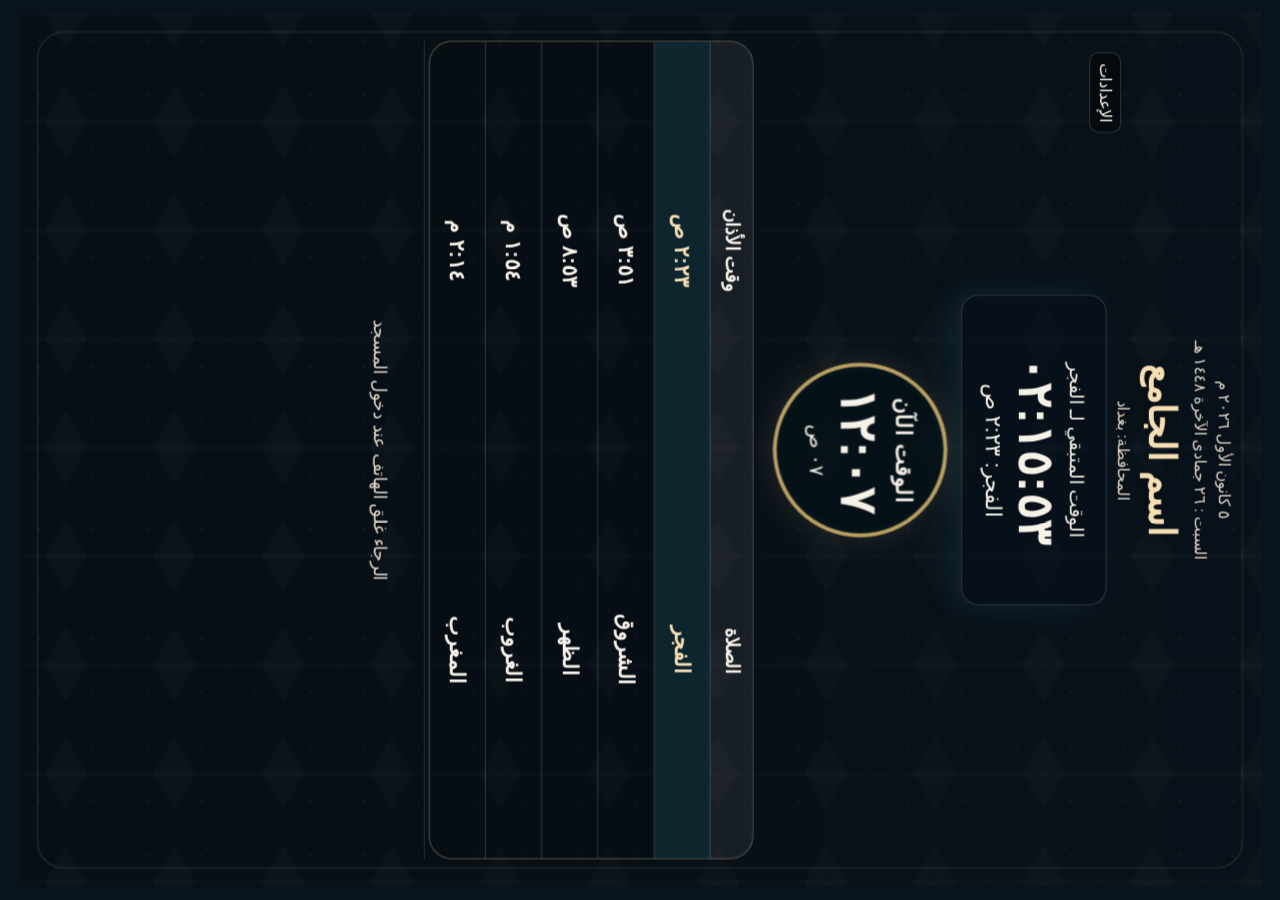
<file: index.html>
<!doctype html>
<html lang="ar" dir="rtl">

<head>
  <meta charset="UTF-8" />
  <meta name="viewport" content="width=device-width, initial-scale=1.0" />
  <title>لوحة مواقيت الصلاة</title>
  <link rel="stylesheet" href="assets/style.css" />
</head>

<body>
  <div class="screen">
    <header class="topbar">
      <div class="top-side top-side-right">
        <div id="gregorianDate" class="greg-date"></div>
        <div id="hijriDate" class="subdate"></div>
      </div>

      <div class="top-center">
        <div id="mosqueName" class="mosque-name">اسم الجامع</div>
        <div id="dedication" class="dedication" hidden></div>
      </div>

      <div class="top-side top-side-left">
        <div id="locationLabel" class="location-label"></div>
        <a class="settings-link" href="settings.html" title="الإعدادات">الإعدادات</a>
      </div>
    </header>

    <section class="hero">
      <div class="countdown-card">
        <div id="nextPrayerLabel" class="count-title">المتبقي للصلاة</div>
        <div id="countdown" class="count-value">--:--:--</div>
        <div id="nextPrayerTime" class="count-time"></div>
      </div>

      <div class="clock-wrap">
        <canvas id="analogClock" class="analog-clock" width="250" height="250" hidden></canvas>
        <div id="digitalClockWrap" class="digital-clock-wrap">
          <div id="clock" class="clock">00:00</div>
          <div id="secondsAmPm" class="seconds-ampm">00<br>ص</div>
        </div>
      </div>
    </section>

    <section class="table-wrap">
      <div class="table-head row row-two">
        <div>الصلاة</div>
        <div>وقت الأذان</div>
      </div>
      <div id="timesTable"></div>
    </section>

    <section id="awradSection" class="awrad-wrap" hidden>
      <div class="awrad-title">
        ورد يوم <span id="awradDayLabel"></span>
      </div>
      <div id="awradList" class="awrad-list"></div>
    </section>

    <footer class="footer">
      <div id="designerLine" class="designer-line" hidden></div>
      <div class="ticker-container">
        <div id="messageTicker" class="ticker">الرجاء غلق الهاتف عند دخول المسجد</div>
      </div>
    </footer>
  </div>

  <script src="assets/locations.js"></script>
  <script src="assets/prayer-core.js"></script>
  <script src="assets/app.js"></script>
</body>

</html>
</file>
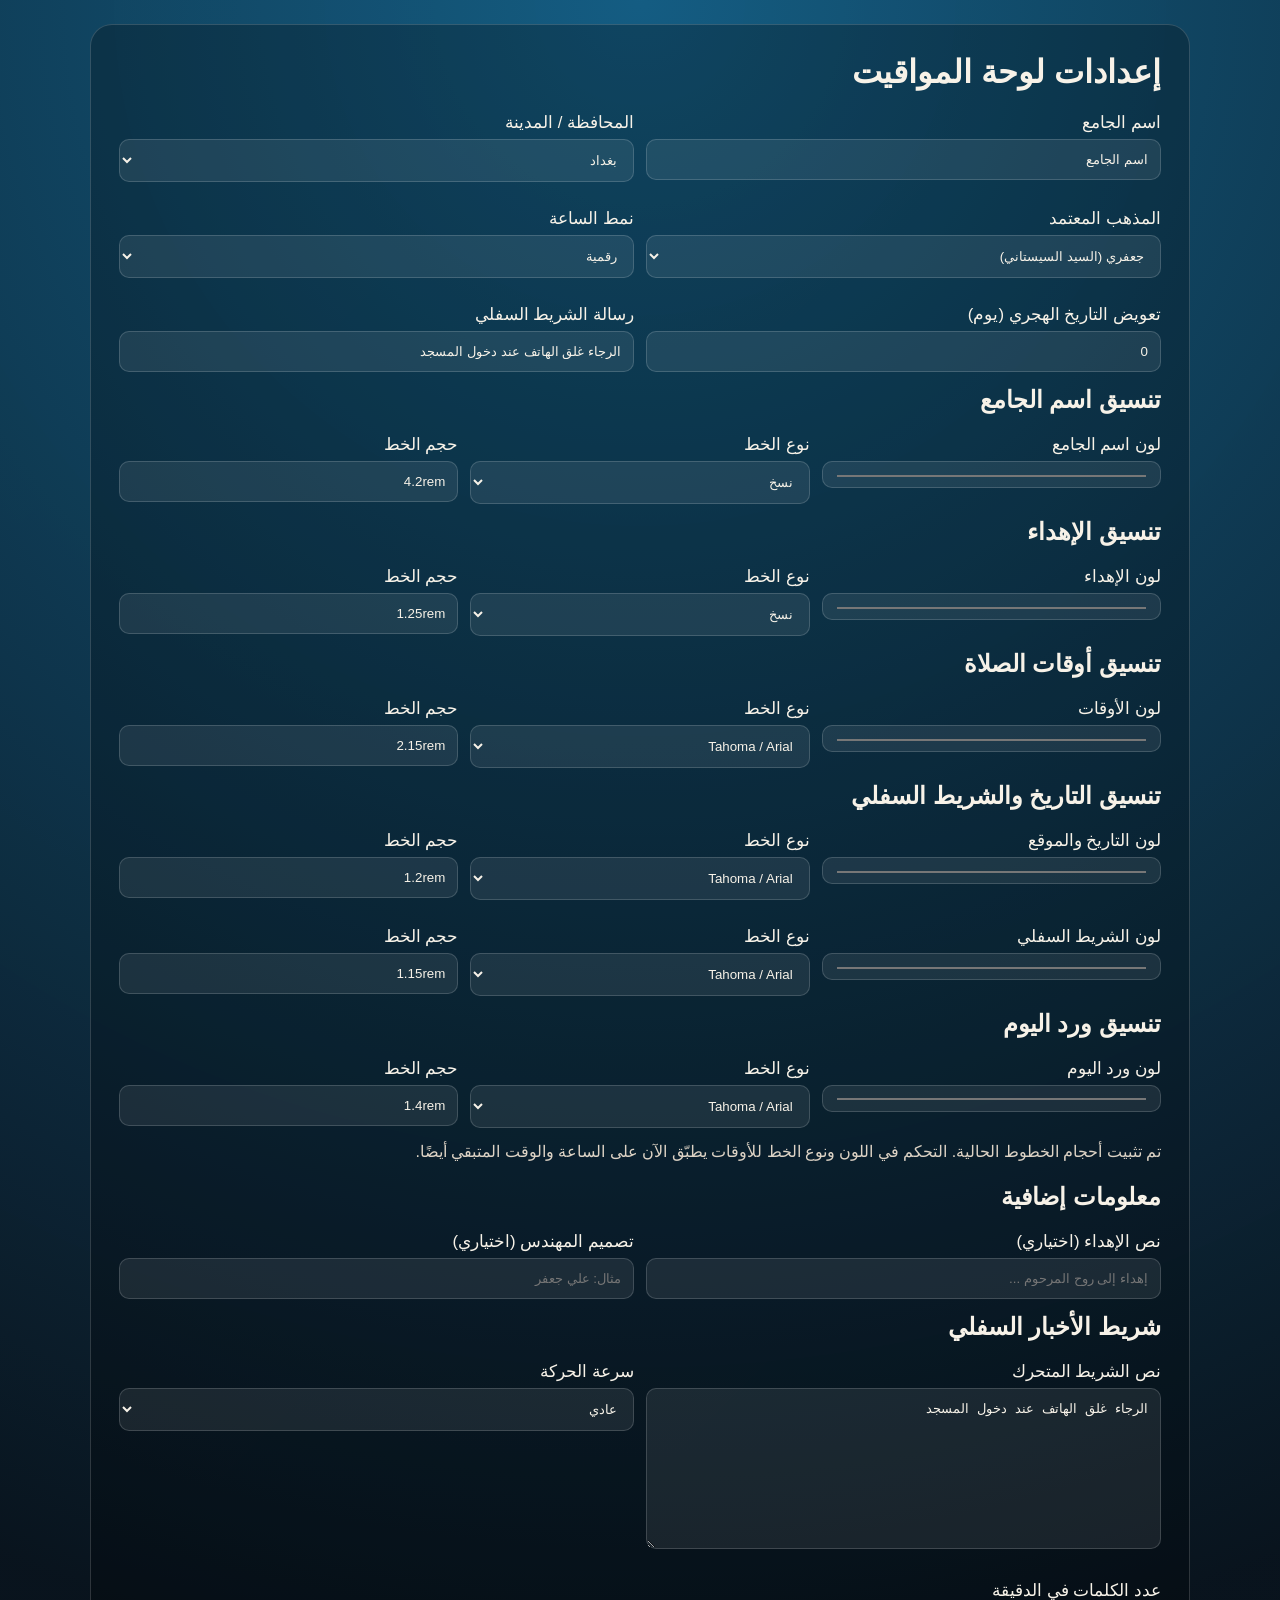
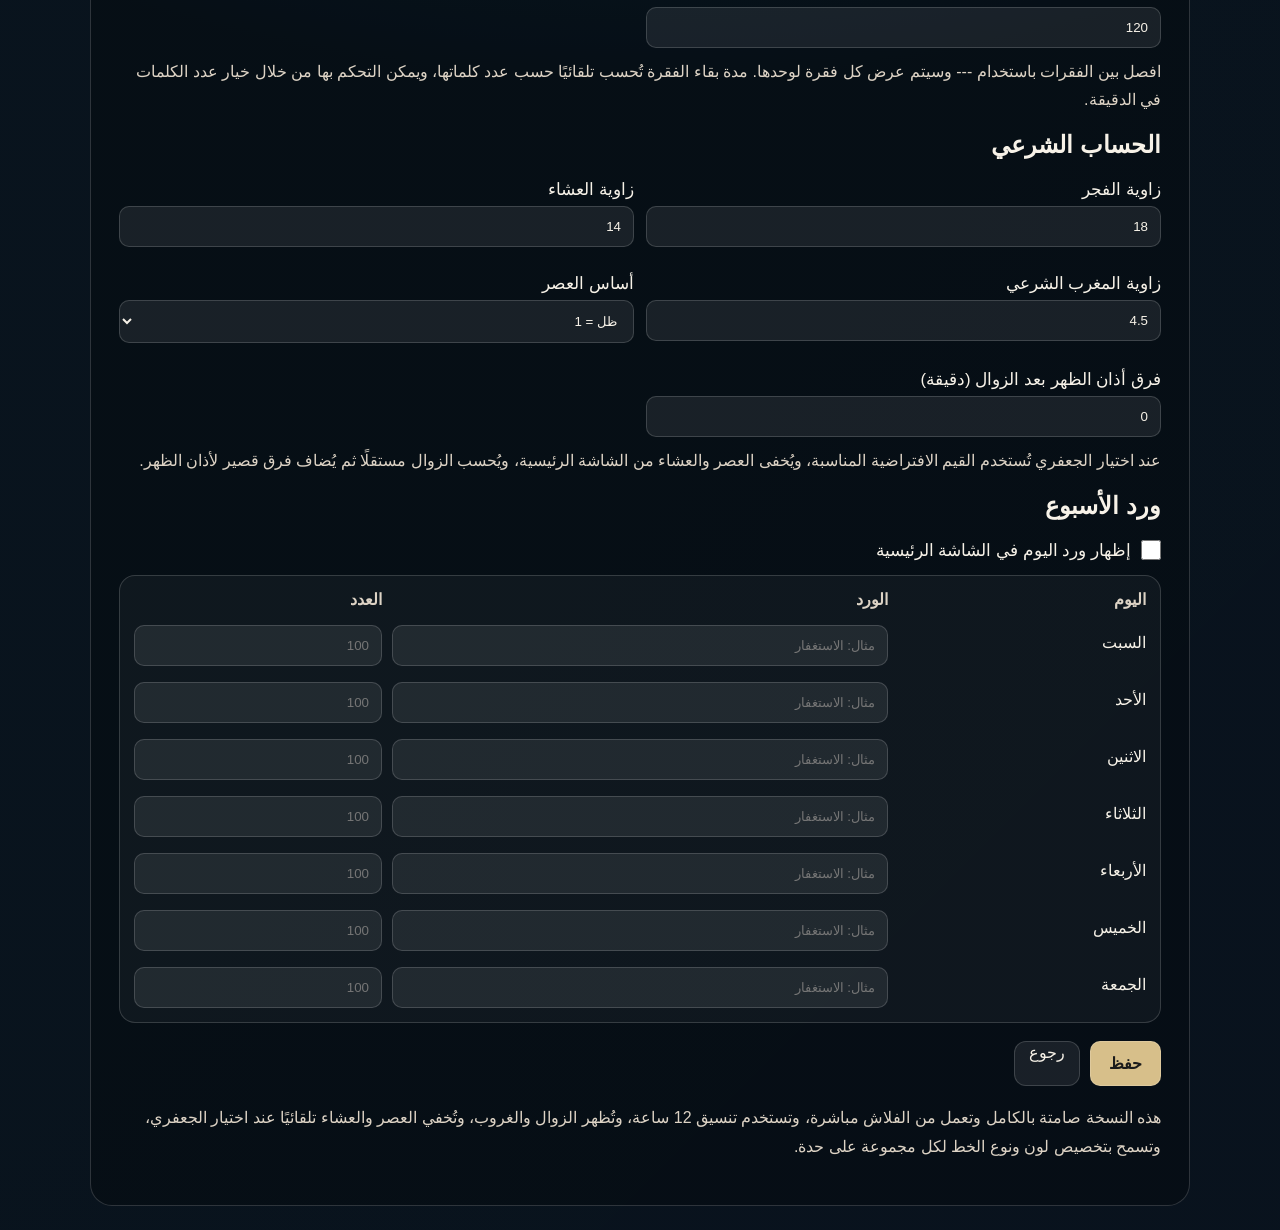
<file: settings.html>
<!doctype html>
<html lang="ar" dir="rtl">

<head>
  <meta charset="UTF-8" />
  <meta name="viewport" content="width=device-width, initial-scale=1.0" />
  <title>إعدادات لوحة مواقيت الصلاة</title>
  <link rel="stylesheet" href="assets/style.css" />
</head>

<body class="settings-page">
  <main class="settings-card">
    <h1>إعدادات لوحة المواقيت</h1>

    <div class="grid-2">
      <label>اسم الجامع
        <input id="mosqueInput" type="text" placeholder="مثال: جامع الإمام الحسن" />
      </label>

      <label>المحافظة / المدينة
        <select id="citySelect"></select>
      </label>

      <label>المذهب المعتمد
        <select id="madhabSelect">
          <option value="jaafari">جعفري (السيد السيستاني)</option>
          <option value="hanafi">حنفي / عام</option>
          <option value="custom">مخصص</option>
        </select>
      </label>

      <label>نمط الساعة
        <select id="clockModeSelect">
          <option value="digital">رقمية</option>
          <option value="analog">تناظرية</option>
          <option value="both">الاثنتان معًا</option>
        </select>
      </label>

      <label>تعويض التاريخ الهجري (يوم)
        <input id="hijriAdjustInput" type="number" step="1" min="-3" max="3" />
      </label>

      <label>رسالة الشريط السفلي
        <input id="tickerInput" type="text" placeholder="الرجاء غلق الهاتف عند دخول المسجد" />
      </label>
    </div>

    <h2>تنسيق اسم الجامع</h2>
    <div class="grid-3">
      <label>لون اسم الجامع
        <input id="mosqueColorInput" type="color" />
      </label>

      <label>نوع الخط
        <select id="mosqueFontInput"></select>
      </label>

      <label>حجم الخط
        <input id="mosqueSizeInput" type="text" placeholder="مثال: 4.2rem أو 64px" />
      </label>
    </div>

    <h2>تنسيق الإهداء</h2>
    <div class="grid-3">
      <label>لون الإهداء
        <input id="dedicationColorInput" type="color" />
      </label>

      <label>نوع الخط
        <select id="dedicationFontInput"></select>
      </label>

      <label>حجم الخط
        <input id="dedicationSizeInput" type="text" placeholder="مثال: 1.25rem أو 24px" />
      </label>
    </div>

    <h2>تنسيق أوقات الصلاة</h2>
    <div class="grid-3">
      <label>لون الأوقات
        <input id="timesColorInput" type="color" />
      </label>

      <label>نوع الخط
        <select id="timesFontInput"></select>
      </label>

      <label>حجم الخط
        <input id="timesSizeInput" type="text" placeholder="مثال: 2.15rem أو 42px" />
      </label>
    </div>

    <h2>تنسيق التاريخ والشريط السفلي</h2>
    <div class="grid-3">
      <label>لون التاريخ والموقع
        <input id="datesColorInput" type="color" />
      </label>

      <label>نوع الخط
        <select id="datesFontInput"></select>
      </label>

      <label>حجم الخط
        <input id="datesSizeInput" type="text" placeholder="مثال: 1.2rem أو 20px" />
      </label>

      <label>لون الشريط السفلي
        <input id="tickerColorInput" type="color" />
      </label>

      <label>نوع الخط
        <select id="tickerFontInput"></select>
      </label>

      <label>حجم الخط
        <input id="tickerSizeInput" type="text" placeholder="مثال: 1.15rem أو 18px" />
      </label>
    </div>

    <h2>تنسيق ورد اليوم</h2>
    <div class="grid-3">
      <label>لون ورد اليوم
        <input id="awradColorInput" type="color" />
      </label>

      <label>نوع الخط
        <select id="awradFontInput"></select>
      </label>

      <label>حجم الخط
        <input id="awradSizeInput" type="text" placeholder="مثال: 1.4rem أو 26px" />
      </label>
    </div>
    <p class="note small-note">تم تثبيت أحجام الخطوط الحالية. التحكم في اللون ونوع الخط للأوقات يطبّق الآن على الساعة
      والوقت المتبقي أيضًا.</p>

    <h2>معلومات إضافية</h2>
    <div class="grid-2">
      <label>نص الإهداء (اختياري)
        <input id="dedicationInput" type="text" placeholder="إهداء إلى روح المرحوم ..." />
      </label>

      <label>تصميم المهندس (اختياري)
        <input id="designerInput" type="text" placeholder="مثال: علي جعفر" />
      </label>
    </div>
    <h2>شريط الأخبار السفلي</h2>
    <div class="grid-2">
      <label>نص الشريط المتحرك
        <textarea id="tickerTextInput" rows="9" placeholder="أدخل النص الذي تريد عرضه متحركاً"
          style="width:100%; resize:vertical;"></textarea>
      </label>
      <label>سرعة الحركة
        <select id="tickerSpeedSelect">
          <option value="fast">سريع</option>
          <option value="normal" selected>عادي</option>
          <option value="slow">بطيء</option>
          <option value="very-slow">بطيء جداً</option>
        </select>
      </label>
      <label>عدد الكلمات في الدقيقة
        <input id="tickerWPMInput" type="number" min="30" step="10" value="120" />
      </label>
    </div>
    <p class="note small-note">افصل بين الفقرات باستخدام --- وسيتم عرض كل فقرة لوحدها. مدة بقاء الفقرة تُحسب تلقائيًا حسب عدد كلماتها، ويمكن التحكم بها من خلال خيار عدد الكلمات في الدقيقة.</p>

    <h2>الحساب الشرعي</h2>
    <div class="grid-2">
      <label>زاوية الفجر
        <input id="fajrAngle" type="number" step="0.1" />
      </label>
      <label>زاوية العشاء
        <input id="ishaAngle" type="number" step="0.1" />
      </label>
      <label>زاوية المغرب الشرعي
        <input id="maghribAngle" type="number" step="0.1" />
      </label>
      <label>أساس العصر
        <select id="asrFactor">
          <option value="1">ظل = 1</option>
          <option value="2">ظل = 2</option>
        </select>
      </label>
      <label>فرق أذان الظهر بعد الزوال (دقيقة)
        <input id="dhuhrOffset" type="number" step="1" />
      </label>
    </div>
    <p class="note small-note">عند اختيار الجعفري تُستخدم القيم الافتراضية المناسبة، ويُخفى العصر والعشاء من الشاشة
      الرئيسية، ويُحسب الزوال مستقلًا ثم يُضاف فرق قصير لأذان الظهر.</p>

    <h2>ورد الأسبوع</h2>
    <label class="toggle-label">
      <input id="showAwrad" type="checkbox" />
      <span>إظهار ورد اليوم في الشاشة الرئيسية</span>
    </label>

    <div class="awrad-settings weekly-awrad-settings">
      <div class="awrad-setting-head awrad-week-head">
        <div>اليوم</div>
        <div>الورد</div>
        <div>العدد</div>
      </div>
      <div id="weeklyAwradRows"></div>
    </div>

    <div class="button-row">
      <button id="saveBtn">حفظ</button>
      <a class="button secondary" href="index.html">رجوع</a>
    </div>

    <p class="note">
      هذه النسخة صامتة بالكامل وتعمل من الفلاش مباشرة، وتستخدم تنسيق 12 ساعة، وتُظهر الزوال والغروب، وتُخفي العصر
      والعشاء تلقائيًا عند اختيار الجعفري، وتسمح بتخصيص لون ونوع الخط لكل مجموعة على حدة.
    </p>
  </main>

  <script src="assets/locations.js"></script>
  <script src="assets/prayer-core.js"></script>
  <script src="assets/settings.js"></script>
</body>

</html>
</file>
<file: assets/style.css>
:root {
  --bg1: #0f4f72;
  --bg2: #09131d;
  --fg: #f7f2e8;
  --muted: #ddd3c5;
  --line: rgba(255, 255, 255, .16);
  --accent: #d7bf8a;
  --card: rgba(6, 16, 24, .42);
  --mosque-color: #f5deb3;
  --mosque-font: "Amiri", "Noto Naskh Arabic", "Traditional Arabic", serif;
  --dedication-color: #f7f2e8;
  --dedication-font: "Amiri", "Noto Naskh Arabic", "Traditional Arabic", serif;
  --times-color: #f7f2e8;
  --times-font: Tahoma, Arial, sans-serif;
  --dates-color: #ddd3c5;
  --dates-font: Tahoma, Arial, sans-serif;
  --awrad-color: #f5deb3;
  --awrad-font: Tahoma, Arial, sans-serif;
  --ticker-color: #ddd3c5;
  --ticker-font: Tahoma, Arial, sans-serif;
  --mosque-size: 4.2rem;
  --dedication-size: 1.25rem;
  --times-size: 2.15rem;
  --dates-size: 1.2rem;
  --awrad-size: 1.4rem;
  --ticker-size: 1.15rem;
}

* {
  box-sizing: border-box;
}

html,
body {
  margin: 0;
  padding: 0;
  min-height: 100%;
  background:
    radial-gradient(circle at top, rgba(19, 92, 130, .95), rgba(9, 19, 29, .98) 58%),
    linear-gradient(135deg, rgba(255, 255, 255, .04), rgba(255, 255, 255, 0));
  color: var(--fg);
}

body {
  min-height: 100vh;
  overflow-x: hidden;
  font-family: Tahoma, Arial, sans-serif;
}

.screen {
  position: relative;
  min-height: 100vh;
  display: flex;
  flex-direction: column;
  padding: 20px 28px;
  background-image: linear-gradient(rgba(0, 0, 0, .16), rgba(0, 0, 0, .28));
  isolation: isolate;
}

.screen::before,
.screen::after {
  content: "";
  position: absolute;
  inset: 0;
  pointer-events: none;
  z-index: -1;
}

.screen::before {
  opacity: .26;
  background-image:
    radial-gradient(circle at 0 0, rgba(255, 255, 255, .12) 2px, transparent 2px),
    radial-gradient(circle at 28px 28px, rgba(255, 255, 255, .12) 2px, transparent 2px),
    linear-gradient(30deg, rgba(255, 255, 255, .08) 12%, transparent 12.5%, transparent 87%, rgba(255, 255, 255, .08) 87.5%, rgba(255, 255, 255, .08)),
    linear-gradient(150deg, rgba(255, 255, 255, .08) 12%, transparent 12.5%, transparent 87%, rgba(255, 255, 255, .08) 87.5%, rgba(255, 255, 255, .08)),
    linear-gradient(90deg, rgba(255, 255, 255, .05) 2%, transparent 2.5%, transparent 97%, rgba(255, 255, 255, .05) 97.5%, rgba(255, 255, 255, .05));
  background-size: 56px 56px, 56px 56px, 112px 112px, 112px 112px, 112px 112px;
  background-position: 0 0, 0 0, 0 0, 0 0, 0 0;
}

.screen::after {
  inset: 18px;
  border: 1px solid rgba(255, 255, 255, .08);
  border-radius: 28px;
  box-shadow: inset 0 0 0 1px rgba(215, 191, 138, .12);
}

.topbar {
  display: grid;
  grid-template-columns: 1fr auto 1fr;
  align-items: center;
  gap: 18px;
  margin-bottom: 16px;
}

.top-side {
  display: flex;
  flex-direction: column;
  gap: 6px;
  font-size: var(--dates-size);
  color: var(--dates-color);
  font-family: var(--dates-font);
  justify-content: center;
  align-items: center;
}

.top-side-right,
.top-side-left {
  text-align: center;
}

.top-side-left {
  align-items: center;
}

.top-center {
  text-align: center;
}

.mosque-name {
  font-size: var(--mosque-size);
  font-weight: 700;
  line-height: 1.15;
  text-shadow: 0 2px 10px rgba(0, 0, 0, .28);
  color: var(--mosque-color);
  font-family: var(--mosque-font);
}

.dedication {
  margin-top: 8px;
  font-size: var(--dedication-size);
  color: var(--dedication-color);
  font-family: var(--dedication-font);
}

.subdate,
.greg-date,
.location-label,
.count-time,
.designer-line,
.ticker,
.awrad-day-label {
  color: var(--dates-color);
  font-family: var(--dates-font);
}

.subdate,
.greg-date,
.location-label,
.count-time,
.designer-line {
  font-size: var(--dates-size);
}

.ticker {
  font-size: var(--ticker-size);
}

.settings-link,
.button {
  color: var(--fg);
  text-decoration: none;
  border: 1px solid var(--line);
  padding: 1px 14px;
  border-radius: 12px;
  background: rgba(255, 255, 255, .05);
}

.hero {
  display: flex;
  align-items: center;
  justify-content: space-between;
  gap: 10px;
  margin: 0 40px;
}

.countdown-card {
  flex: 0 1 34%;
  min-width: 420px;
  background: var(--card);
  padding: 24px 28px;
  border-radius: 22px;
  border: 1px solid var(--line);
  box-shadow: 0 10px 28px rgba(0, 0, 0, .16);
}

.count-title {
  font-size: 1.9rem;
  color: var(--dates-color);
  font-family: var(--dates-font);
}

.count-value {
  font-size: clamp(3rem, 5vw, 4.9rem);
  font-weight: 700;
  line-height: 1.05;
  color: var(--accent);
  margin: 8px 0;
}

.clock-wrap {
  display: flex;
  align-items: center;
  justify-content: center;
  gap: 28px;
  min-height: 160px;
  flex: 1 1 auto;
}

.digital-clock-wrap {
  display: flex;
  align-items: center;
  /* يجعلهم بنفس المستوى */
  justify-content: center;
  gap: 16px;
}

.clock {
  font-size: clamp(3.8rem, 10vw, 8rem);
  font-weight: 700;
  line-height: 1;
  letter-spacing: 1px;
  font-family: var(--times-font);
  color: var(--times-color);
}

.seconds-ampm {
  display: none !important;
}

.analog-clock {
  width: min(250px, 38vw);
  height: auto;
  filter: drop-shadow(0 10px 20px rgba(0, 0, 0, .2));
}

.table-wrap {
  border: 1px solid rgba(215, 191, 138, .34);
  border-radius: 24px;
  overflow: hidden;
  background: rgba(0, 0, 0, .14);
  box-shadow: inset 0 0 0 1px rgba(255, 255, 255, .06), 0 10px 28px rgba(0, 0, 0, .12);
}

.row {
  display: grid;
  text-align: center;
  align-items: center;
}

.row-two {
  grid-template-columns: minmax(0, 1fr) minmax(0, 1fr);
}

.table-head {
  font-size: calc(var(--times-size) * .72);
  font-weight: 700;
  padding: 16px 10px;
  background: rgba(255, 255, 255, .07);
  font-family: var(--times-font);
  color: var(--times-color);
}

.table-row {
  padding: 14px 18px;
  font-size: var(--times-size);
  border-top: 1px solid var(--line);
  font-family: var(--times-font);
  color: var(--times-color);
}

..table-row.active {
  background: rgba(215, 191, 138, .22) !important;
  box-shadow: inset 0 0 0 2px rgba(215, 191, 138, .55);
}

.table-row.active .prayer-name,
.table-row.active .prayer-time {
  color: #f5deb3 !important;
  font-weight: 800 !important;
}

.prayer-name,
.prayer-time {
  font-weight: 700;
  display: flex;
  align-items: center;
  min-height: 48px;
}

.prayer-name {
  justify-content: flex-end;
  text-align: right;
  padding-inline-end: 12px;
}

.prayer-time {
  justify-content: flex-start;
  text-align: left;
  direction: ltr;
  padding-inline-start: 12px;
}

.awrad-wrap {
  margin-top: 18px;
  padding: 18px 300px;
  border: 1px solid var(--line);
  border-radius: 22px;
  background: rgba(0, 0, 0, .16);
}

.awrad-title {
  font-size: calc(var(--awrad-size) * 2.08);
  font-weight: 900;
  color: var(--awrad-color);
  font-family: var(--awrad-font);
  margin-bottom: 8px;
  text-align: center;
}

.awrad-day-label {
  margin-bottom: 12px;
  text-align: center;
  font-size: calc(var(--awrad-size) * 1.82);
}

.awrad-list {
  display: grid;
  gap: 30px;
}

.awrad-row {
  display: grid;
  grid-template-columns: 2.4fr 1fr;
  gap: 10px;
  align-items: center;
  padding: 12px 16px;
  border-radius: 16px;
  background: rgba(255, 255, 255, .06);
  border: 1px solid rgba(255, 255, 255, .08);
  font-family: var(--awrad-font);
  color: var(--awrad-color);
}

.awrad-name {
  font-size: var(--awrad-size);
  font-weight: 700;
}

.awrad-count {
  font-size: 1.35rem;
  color: var(--awrad-color);
  text-align: left;
  font-weight: 700;
}

.footer {
  margin-top: auto;
  padding-top: 14px;
  border-top: 1px solid var(--line);
  display: flex;
  justify-content: space-between;
  align-items: center;
  gap: 14px;
}

.designer-line,
.ticker {
  font-size: var(--ticker-size);
}

.designer-line {
  color: var(--dedication-color);
  font-family: var(--dedication-font);
}

.ticker {
  color: var(--ticker-color);
  font-family: var(--ticker-font);
}

.settings-page {
  display: grid;
  place-items: center;
  padding: 24px;
}

.settings-card {
  width: min(1100px, 100%);
  background: rgba(0, 0, 0, .25);
  border: 1px solid var(--line);
  border-radius: 22px;
  padding: 28px;
}

.settings-card h1,
.settings-card h2 {
  margin-top: 0;
}

.settings-card label {
  display: block;
  margin-bottom: 14px;
  font-size: 1.05rem;
}

.settings-card input,
.settings-card select,
.settings-card textarea {
  width: 100%;
  margin-top: 6px;
  padding: 12px;
  border-radius: 10px;
  border: 1px solid var(--line);
  background: rgba(255, 255, 255, .08);
  color: var(--fg);
}

.grid-2,
.grid-3 {
  display: grid;
  gap: 12px;
}

.grid-2 {
  grid-template-columns: repeat(2, 1fr);
}

.grid-3 {
  grid-template-columns: repeat(3, 1fr);
}

.toggle-label {
  display: flex !important;
  align-items: center;
  gap: 10px;
  margin-bottom: 12px;
}

.toggle-label input {
  width: 20px;
  height: 20px;
  margin: 0;
}

.awrad-settings {
  border: 1px solid var(--line);
  border-radius: 16px;
  padding: 14px;
  background: rgba(255, 255, 255, .04);
  margin-bottom: 18px;
}

.awrad-setting-head,
.awrad-setting-row,
.awrad-week-row {
  display: grid;
  gap: 10px;
  align-items: center;
}

.awrad-week-head,
.awrad-week-row {
  grid-template-columns: 1fr 2fr 1fr;
}

.awrad-setting-head {
  color: var(--muted);
  font-weight: 700;
  margin-bottom: 10px;
}

.awrad-week-row+.awrad-week-row {
  margin-top: 10px;
}

.button-row {
  display: flex;
  gap: 10px;
  margin: 18px 0;
}

button {
  cursor: pointer;
  border: 1px solid var(--line);
  background: var(--accent);
  color: #1b1b1b;
  padding: 12px 18px;
  font-size: 1rem;
  border-radius: 10px;
  font-weight: 700;
}

.button.secondary {
  background: rgba(255, 255, 255, .08);
  color: var(--fg);
}

.note {
  color: var(--muted);
  line-height: 1.8;
}

.small-note {
  margin-top: -4px;
}

@media (max-width: 1100px) {
  .hero {
    flex-direction: column;
    align-items: stretch;
  }

  .countdown-card {
    min-width: 0;
  }

  .topbar {
    grid-template-columns: 1fr;
    text-align: center;
  }

  .top-side-left,
  .top-side-right {
    align-items: center;
    text-align: center;
  }

  .footer {
    flex-direction: column;
    text-align: center;
  }
}

@media (max-width: 760px) {

  .awrad-row,
  .grid-2,
  .grid-3,
  .awrad-week-head,
  .awrad-week-row {
    grid-template-columns: 1fr;
  }

  .awrad-count {
    text-align: right;
  }

  .row-two {
    grid-template-columns: 1fr;
  }

  .prayer-time,
  .prayer-name {
    text-align: center;
  }

  .clock-wrap {
    min-height: auto;
  }

  .digital-clock-wrap {
    justify-content: center;
  }
}

@media (max-width: 1100px) {
  .topbar {
    grid-template-columns: 1fr;
    gap: 10px;
  }

  .hero {
    flex-direction: column;
  }
}



/* ===== Final table alignment fix ===== */
.table-head,
.table-row {
  display: grid !important;
  grid-template-columns: repeat(2, minmax(0, 1fr)) !important;
  align-items: stretch !important;
}

.table-head>div,
.table-row>div {
  width: 100% !important;
  min-width: 0 !important;
  display: flex !important;
  align-items: center !important;
  box-sizing: border-box !important;
}

.table-head>div {
  justify-content: center !important;
  text-align: center !important;
  padding: 0 18px !important;
}

.prayer-name {
  justify-content: flex-end !important;
  text-align: right !important;
  padding-right: 28px !important;
  padding-left: 18px !important;
  line-height: 1.2 !important;
}

.prayer-time {
  justify-content: flex-start !important;
  text-align: left !important;
  direction: ltr !important;
  padding-left: 28px !important;
  padding-right: 18px !important;
  line-height: 1.2 !important;
  font-variant-numeric: tabular-nums;
}

.table-row {
  min-height: 88px !important;
}

@media (max-width: 900px) {
  .table-row {
    min-height: 72px !important;
  }

  .prayer-name {
    padding-right: 18px !important;
  }

  .prayer-time {
    padding-left: 18px !important;
  }
}



/* ===== إصلاح محاذاة الجدول - نسخة حاسمة ===== */
.table-head,
.table-row {
  display: grid !important;
  grid-template-columns: repeat(2, minmax(0, 1fr)) !important;
  align-items: stretch !important;
}

.table-head>div,
.table-row>div {
  width: 100% !important;
  min-width: 0 !important;
  box-sizing: border-box !important;
  display: flex !important;
  align-items: center !important;
}

.table-head>div {
  justify-content: center !important;
  text-align: center !important;
  padding: 0 20px !important;
}

.table-row {
  min-height: 96px !important;
}

.table-row.side-balance .prayer-name {
  justify-content: flex-end !important;
  text-align: right !important;
  padding-right: 28px !important;
  padding-left: 10px !important;
}

.table-row.side-balance .prayer-time {
  justify-content: flex-start !important;
  text-align: left !important;
  direction: ltr !important;
  padding-left: 28px !important;
  padding-right: 10px !important;
  font-variant-numeric: tabular-nums !important;
}

.prayer-name,
.prayer-time {
  line-height: 1.2 !important;
}




/* ===== ضبط مركزي لبطاقة المتبقي ===== */
.countdown-card {
  display: flex !important;
  flex-direction: column !important;
  justify-content: center !important;
  align-items: center !important;
  text-align: center !important;
}

.count-title,
.count-value,
.count-time {
  width: 100% !important;
  text-align: center !important;
}

.count-time {
  display: block !important;
  direction: rtl !important;
}

/* ===== ضبط تناسق مركزي لجدول الصلاة ===== */
.table-head>div,
.table-row>div,
.prayer-name,
.prayer-time {
  justify-content: center !important;
  text-align: center !important;
  padding-left: 18px !important;
  padding-right: 18px !important;
}

.prayer-time {
  direction: rtl !important;
  font-variant-numeric: tabular-nums !important;
}

.table-row {
  min-height: 96px !important;
}

.table-head {
  align-items: center !important;
}

.table-row.side-balance .prayer-name,
.table-row.side-balance .prayer-time {
  justify-content: center !important;
  text-align: center !important;
  padding-left: 18px !important;
  padding-right: 18px !important;
}



/* ===== إطار الساعة الرقمية ===== */
#digitalClockWrap {
  display: inline-block;
  padding: 5px 80px;
  border-radius: 25px;
  background: rgba(17, 42, 52, 0.826);
  backdrop-filter: blur(6px);
  border: 1px solid rgba(215, 191, 138, 0.4);
  box-shadow:
    0 0 15px rgba(215, 191, 138, 0.15),
    inset 0 0 10px rgba(255, 255, 255, 0.05);
  text-align: center;
}

#digitalClockWrap .time {
  font-size: 3rem;
  font-weight: bold;
}

/* ===== التحكم بحجم بطاقة العد التنازلي ===== */

.count-title {
  font-size: 1.3rem !important;
}

.count-value {
  font-size: 4rem !important;
  font-weight: bold !important;
}

.count-time {
  font-size: 2.8rem !important;
}

/* ===== إبراز الصف المحدد بوضوح ===== */
.table-row.active {
  background: rgba(17, 42, 52, 0.815) !important;
  box-shadow: inset 0 0 0 2px rgba(17, 42, 52, 0.826) !important;
}

.table-row.active .prayer-name,
.table-row.active .prayer-time {
  color: #f5deb3 !important;
  font-weight: 800 !important;
}

/* ===== توحيد تنسيق الوقت ===== */
:root {
  --times-size-fixed: 2.15rem;
  --clock-size-fixed: clamp(4.8rem, 10vw, 9rem);
  --countdown-size-fixed: 5.4rem;
  --countdown-title-size-fixed: 2rem;
  --countdown-meta-size-fixed: 1.5rem;
}

.clock {
  font-family: var(--times-font) !important;
  color: var(--times-color) !important;
  font-size: var(--clock-size-fixed) !important;
}

.seconds-ampm {
  font-family: var(--times-font) !important;
  color: var(--times-color) !important;
}

.count-title,
.count-value,
.count-time {
  font-family: var(--times-font) !important;
  color: var(--times-color) !important;
}

.count-title {
  font-size: var(--countdown-title-size-fixed) !important;
}

.count-value {
  font-size: var(--countdown-size-fixed) !important;
}

.count-time {
  font-size: var(--countdown-meta-size-fixed) !important;
}

.prayer-name,
.prayer-time {
  font-size: var(--times-size-fixed) !important;
}

/* تعطيل بصري لحقول الحجم */
.settings-card input[disabled] {
  opacity: .65;
  cursor: not-allowed;
  background: rgba(255, 255, 255, .08);
}


/* ===== إصلاحات نهائية ===== */
.clock,
.seconds-ampm,
.count-title,
.count-value,
.count-time,
.prayer-name,
.prayer-time {
  font-family: var(--times-font) !important;
  color: var(--times-color) !important;
}

.prayer-name,
.prayer-time {
  font-size: var(--times-size) !important;
}

.count-title {
  font-size: calc(var(--times-size) * 0.95) !important;
}

.count-value {
  font-size: calc(var(--times-size) * 2.5) !important;
}

.count-time {
  font-size: calc(var(--times-size) * 1.40) !important;
}

.clock {
  font-size: calc(var(--times-size) * 2.5) !important;
}

.seconds-ampm {
  display: none !important;

}

/* ===== الثواني أسفل الساعة الرقمية كما في الإصدار السابق ===== */
#secondsAmPm,
.seconds-ampm {
  display: block !important;
  margin-top: 10px !important;
  white-space: nowrap !important;
  /* ===== حجم الثواني في حقل الساعة===== */
  font-size: calc(var(--times-size) * 1.5) !important;
  font-family: var(--times-font) !important;
  color: var(--times-color) !important;
  line-height: 1 !important;
}

/* ====  =  حجم بوكس الوقت===== */
.countdown-card,
#digitalClockWrap {
  min-width: 320px !important;
  width: 390px !important;
  min-height: 190px !important;
  display: flex !important;
  flex-direction: column;
  justify-content: center;
  align-items: center;
  text-align: center;
  padding: 24px 28px !important;
  border-radius: 28px !important;
  background: var(--card) !important;
  border: 1px solid var(--line) !important;
  box-shadow: 0 10px 28px rgba(17, 42, 52, 0.826) !important;
}

/* ===== حجم كلمة الوقت الان ة===== */
.clock-title {
  font-size: 2.7rem;
  text-align: center;
  margin-bottom: 27px;
}

.clock-time {
  font-size: 5rem;
  text-align: center;
  font-weight: bold;
}



.digital-clock-wrap {
  gap: 0 !important;
}

/* ===== وضع عرض عمودي داخل متصفح أفقي ===== */
body.portrait-preview {
  margin: 0;
  /* إزالة أي فراغ حول الصفحة */
  overflow: hidden;
  /* إخفاء السكرول لأننا سندوّر الشاشة */
  background: #09131d;
  /* لون الخلفية */
}

/* ===== تدوير الشاشة بالكامل ===== */
body.portrait-preview .screen {
  position: fixed;
  /* تثبيت العنصر فوق الشاشة */
  top: 50%;
  /* وضعه في منتصف الشاشة عمودي */
  left: 50%;
  /* وضعه في منتصف الشاشة أفقي */

  width: 100vh;
  /* العرض = ارتفاع الشاشة (لأننا سندوّر) */
  height: 100vw;
  /* الارتفاع = عرض الشاشة */
  min-height: auto;
  /* منع صغر الارتفاع */

  transform: translate(-50%, -50%) rotate(90deg) scale(.97);
  /* translate → توسيط حقيقي
     rotate → تدوير 90 درجة
     scale → تصغير الحجم حتى لا يخرج خارج الشاشة */

  transform-origin: center center;
  /* نقطة الدوران من الوسط */

  padding: 28px 28px !important;
  /* تقليل الفراغ الداخلي */
  overflow: hidden;
  /* منع خروج العناصر */
}

/* ===== جعل الشريط العلوي عمودي ===== */
body.portrait-preview .topbar {
  grid-template-columns: 1fr !important;
  /* عمود واحد بدل 3 */
  gap: 8px !important;
  /* تقليل المسافات */
  margin-bottom: 4px !important;
}

/* ===== تصغير اسم المسجد ===== */
body.portrait-preview .mosque-name {
  font-size: 2.4rem !important;
}

/* ===== تصغير النصوص الثانوية ===== */
body.portrait-preview .dedication {
  font-size: 1rem !important;
  margin-top: 4px !important;
}

/* ===== تصغير جميع النصوص الصغيرة ===== */
body.portrait-preview .subdate,
body.portrait-preview .greg-date,
body.portrait-preview .location-label,
body.portrait-preview .count-time,
body.portrait-preview .designer-line,
body.portrait-preview .ticker,
body.portrait-preview .awrad-day-label {
  font-size: 1rem !important;
}

/* ===== تحويل القسم الرئيسي إلى عمودي ===== */
body.portrait-preview .hero {
  display: flex !important;
  flex-direction: column !important;
  /* أهم سطر: عمودي بدل أفقي */
  justify-content: center !important;
  align-items: center !important;
  gap: 14px !important;
  /* مسافة بين العناصر */
  margin: 4px 0 12px !important;
}

/* ===== تصغير البطاقات (الوقت + العداد) ===== */
/* ===== جعل الساعة الرقمية دائرية مثل التناظرية ===== */
body.portrait-preview #digitalClockWrap {
  width: 180px !important;
  /* عرض الدائرة */
  height: 180px !important;
  /* نفس العرض حتى تصبح دائرة */
  min-width: 180px !important;
  min-height: 180px !important;
  border-radius: 50% !important;
  /* أهم سطر: يحول الشكل إلى دائرة */

  display: flex !important;
  flex-direction: column !important;
  justify-content: center !important;
  /* توسيط عمودي */
  align-items: center !important;
  /* توسيط أفقي */

  padding: 30px !important;
  background: rgba(4, 18, 22, 0.651) !important;
  border: 4px solid rgba(249, 210, 125, 0.74) !important;
  box-shadow:
    0 0 35px rgba(215, 191, 138, 0.15),
    inset 0 0 10px rgba(31, 62, 68, 0.219) !important;
}

/* ===== اترك بطاقة العد التنازلي مستطيلة أو عدلها لاحقًا كما تريد ===== */
body.portrait-preview .countdown-card {
  width: min(78vh, 320px) !important;
  min-width: 0 !important;
  min-height: 150px !important;
  padding: 16px 18px !important;
  border-radius: 18px !important;
}

/* ===== تصغير عنوان العداد ===== */
body.portrait-preview .count-title {
  font-size: 1.2rem !important;
}

/* ===== تصغير الرقم الكبير ===== */
body.portrait-preview .count-value {
  font-size: 3.1rem !important;
  margin: 4px 0 !important;
}

/* ===== تصغير وقت الصلاة ===== */
body.portrait-preview .count-time {
  font-size: 1.4rem !important;
}

/* ===== تصغير عنوان الساعة ===== */
body.portrait-preview .clock-title {
  font-size: 1.4rem !important;
  margin-bottom: 10px !important;
}

/* ===== تصغير الوقت ===== */
body.portrait-preview .clock-time {
  font-size: 3.2rem !important;
}

/* ===== تصغير الثواني ===== */
body.portrait-preview #secondsAmPm,
body.portrait-preview .seconds-ampm {
  font-size: 1.3rem !important;
  margin-top: 6px !important;
}

/* ===== تصغير الساعة التناظرية ===== */
body.portrait-preview .analog-clock {
  width: min(34vh, 180px) !important;
  height: auto !important;
}

/* ===== الجدول ===== */
body.portrait-preview .table-wrap {
  margin-top: 8px !important;
}

/* ===== رأس الجدول ===== */
body.portrait-preview .table-head {
  font-size: 1.2rem !important;
  padding: 10px 8px !important;
}

/* ===== صفوف الجدول ===== */
body.portrait-preview .table-row {
  min-height: 58px !important;
  font-size: 1.35rem !important;
  padding: 8px 10px !important;
}

/* ===== نصوص الجدول ===== */
body.portrait-preview .prayer-name,
body.portrait-preview .prayer-time {
  font-size: 1.35rem !important;
  min-height: 34px !important;
  padding-left: 10px !important;
  padding-right: 10px !important;
}

/* ===== قسم الأوراد ===== */
body.portrait-preview .awrad-wrap {
  margin-top: 10px !important;
  padding: 14px 18px !important;
}

/* ===== عنوان الأوراد ===== */
body.portrait-preview .awrad-title {
  font-size: 1.4rem !important;
  margin-bottom: 4px !important;
}

/* ===== يوم الأوراد ===== */
body.portrait-preview .awrad-day-label {
  font-size: 1rem !important;
  margin-bottom: 6px !important;
}

/* ===== قائمة الأوراد ===== */
body.portrait-preview .awrad-list {
  gap: 10px !important;
}

/* ===== كل سطر في الأوراد ===== */
body.portrait-preview .awrad-row {
  padding: 8px 10px !important;
}

/* ===== نصوص الأوراد ===== */
body.portrait-preview .awrad-name,
body.portrait-preview .awrad-count {
  font-size: 1rem !important;
}

/* ===== الفوتر ===== */
body.portrait-preview .footer {
  padding-top: 4px !important;
  margin-top: 4px !important;
  gap: 4px !important;
}


/* ===== شريط الفقرات السفلي ===== */
.ticker-container {
  overflow: hidden;
  flex: 1;
  display: flex;
  align-items: center;
  justify-content: center;
  min-height: calc(var(--ticker-size) * 3);
  padding: 6px 10px;
}

.ticker {
  width: 100%;
  text-align: center;
  direction: rtl;
  unicode-bidi: plaintext;
  color: var(--ticker-color);
  font-family: var(--ticker-font);
  font-size: var(--ticker-size);
  line-height: 1.44;
  display: -webkit-box;
  -webkit-box-orient: vertical;
  -webkit-line-clamp: 3;
  line-clamp: 3;
  overflow: hidden;
  white-space: normal;
  word-break: break-word;
  opacity: 0;
  transform: translateY(14px);
  transition: opacity .55s ease, transform .55s ease;
}

.ticker.ticker-show {
  opacity: 1;
  transform: translateY(0);
}

body.portrait-preview .ticker-container {
  width: 100%;
  text-align: center;
}



/* ===== إصلاح متوازن: تطبيق أحجام الإعدادات داخل وضع portrait-preview بدون كسر التخطيط ===== */
body.portrait-preview .mosque-name {
  font-size: calc(var(--mosque-size) * 0.5714) !important;
}

body.portrait-preview .dedication {
  font-size: calc(var(--dedication-size) * 0.8) !important;
}

body.portrait-preview .subdate,
body.portrait-preview .greg-date,
body.portrait-preview .location-label,
body.portrait-preview .count-time,
body.portrait-preview .designer-line,
body.portrait-preview .ticker,
body.portrait-preview .awrad-day-label {
  font-size: calc(var(--dates-size) * 0.8333) !important;
}

body.portrait-preview .table-head {
  font-size: calc(var(--times-size) * 0.56) !important;
}

body.portrait-preview .table-row,
body.portrait-preview .prayer-name,
body.portrait-preview .prayer-time {
  font-size: calc(var(--times-size) * 0.63) !important;
}

body.portrait-preview .count-title {
  font-size: calc(var(--times-size) * 0.56) !important;
}

body.portrait-preview .count-value {
  font-size: calc(var(--times-size) * 1.44) !important;
}

body.portrait-preview .count-time {
  font-size: calc(var(--times-size) * 0.65) !important;
}

body.portrait-preview .clock-time {
  font-size: calc(var(--times-size) * 1.49) !important;
}

body.portrait-preview #secondsAmPm,
body.portrait-preview .seconds-ampm {
  font-size: calc(var(--times-size) * 0.60) !important;
}

body.portrait-preview .awrad-title {
  font-size: calc(var(--awrad-size) * 1.0) !important;
}

body.portrait-preview .awrad-day-label,
body.portrait-preview .awrad-name,
body.portrait-preview .awrad-count {
  font-size: calc(var(--awrad-size) * 0.7143) !important;
}

/* نقل زر الإعدادات للزاوية العليا */
.settings-link {
  position: absolute;
  top: 12px;
  left: 12px;
  /* لأن الصفحة RTL */
  z-index: 999;

  padding: 6px 10px;
  font-size: 1rem;
}

/* إلغاء تأثيره داخل الهيدر */
.top-side-left {
  position: relative;
}

.screen {
  padding-top: 20px;
  /* أو حسب ما يناسبك */
}

.settings-link {
  background: rgba(0, 0, 0, 0.4);
  border-radius: 10px;
  backdrop-filter: blur(6px);
}

/* إجبار حجم الشريط من الإعدادات */
.ticker {
  font-size: var(--ticker-size) !important;
}

body.portrait-preview .ticker {
  font-size: var(--ticker-size) !important;
}
</file>
